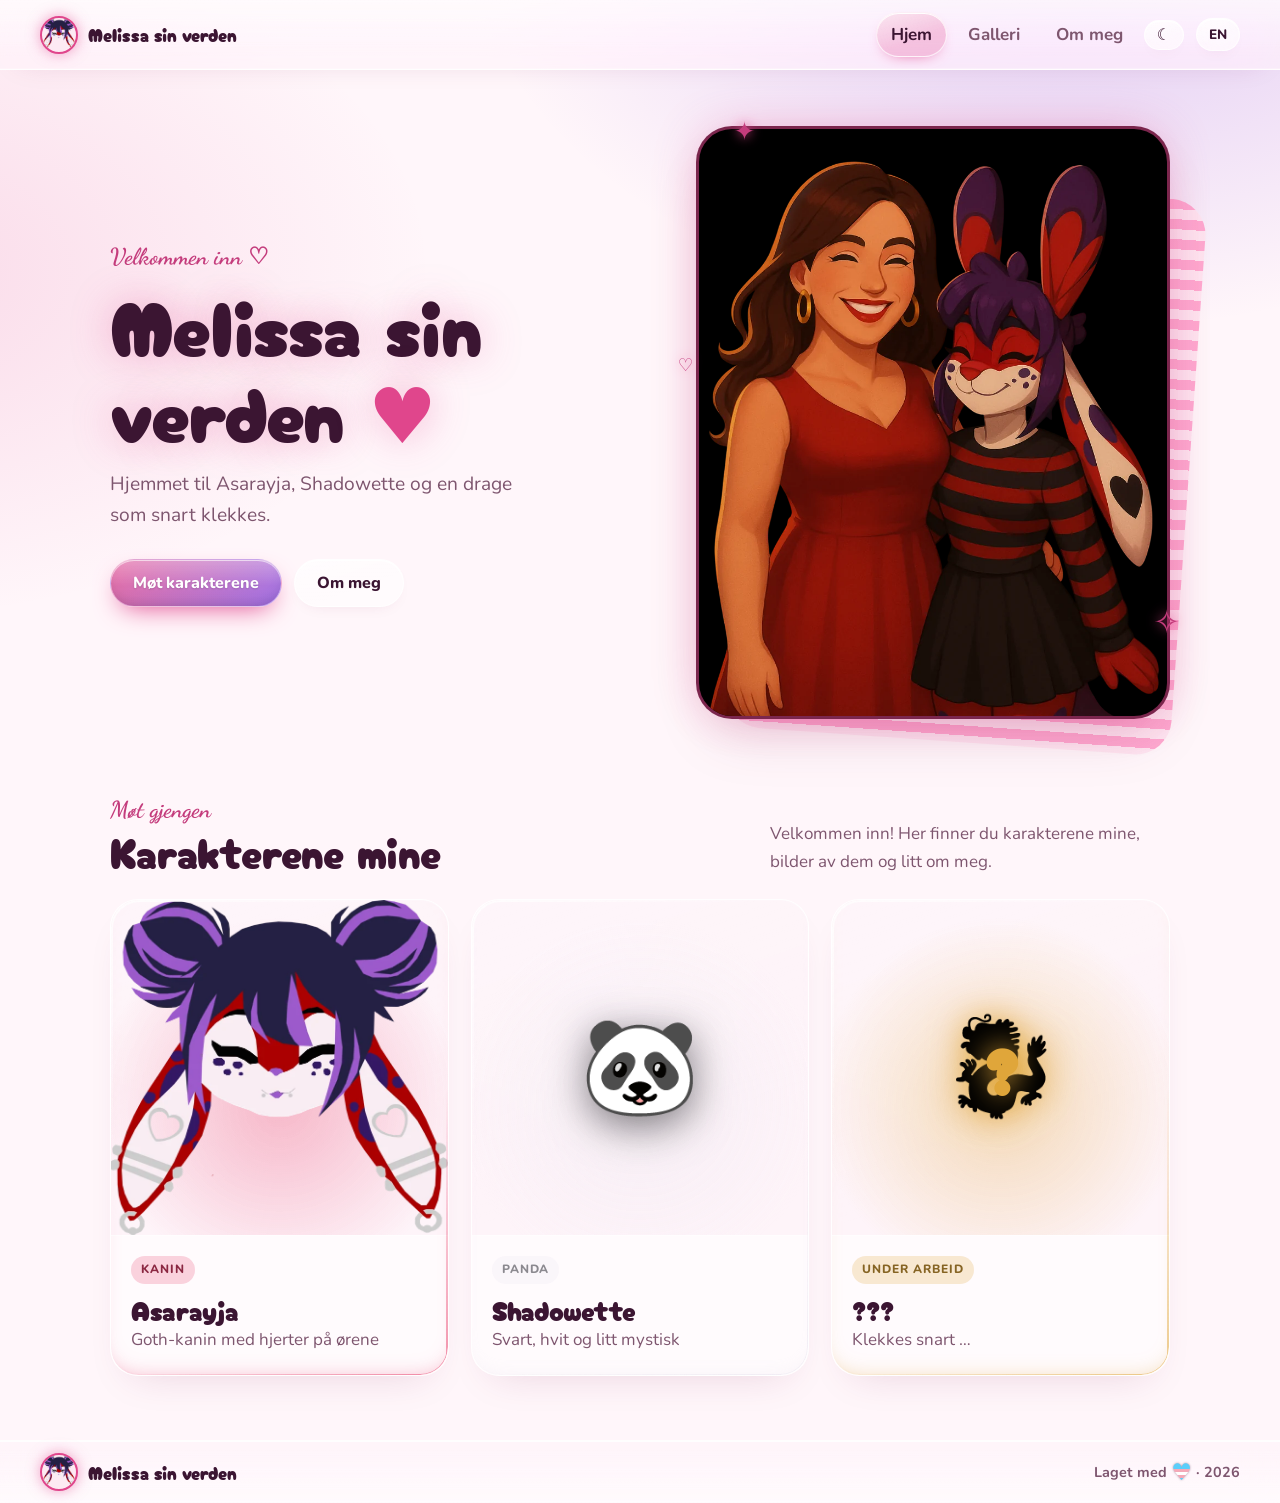
<file: index.html>
<!DOCTYPE html>
<html lang="no">
<head>
  <meta charset="UTF-8">
  <meta name="viewport" content="width=device-width, initial-scale=1">
  <title>Melissa sin verden</title>
  <!-- deling:start (oppdateres automatisk av admin når du publiserer) -->
  <meta name="description" content="Hjemmet til Asarayja, Shadowette og en drage som snart klekkes.">
  <meta property="og:type" content="website">
  <meta property="og:site_name" content="Melissa sin verden">
  <meta property="og:title" content="Melissa sin verden">
  <meta property="og:description" content="Hjemmet til Asarayja, Shadowette og en drage som snart klekkes.">
  <meta property="og:url" content="https://asarayja.github.io/mine-furry-page/">
  <meta property="og:image" content="https://asarayja.github.io/mine-furry-page/bilder/deling.jpg">
  <meta property="og:image:width" content="1200">
  <meta property="og:image:height" content="630">
  <meta name="twitter:card" content="summary_large_image">
  <!-- deling:slutt -->
  <meta name="theme-color" content="#160a18" media="(prefers-color-scheme: dark)">
  <meta name="theme-color" content="#fff6fa" media="(prefers-color-scheme: light)">
  <script>try{var t=localStorage.getItem('theme');if(t==='light'||t==='dark')document.documentElement.dataset.theme=t}catch(e){}</script>
  <link rel="icon" href="bilder/asarayja-hode.webp">
  <link rel="preconnect" href="https://fonts.googleapis.com">
  <link rel="preconnect" href="https://fonts.gstatic.com" crossorigin>
  <link href="https://fonts.googleapis.com/css2?family=Cherry+Bomb+One&family=Dancing+Script:wght@700&family=Nunito:wght@400;600;800&display=swap" rel="stylesheet">
  <link rel="stylesheet" href="assets/style.css">
</head>
<body>
  <a class="skip" href="#main">Hopp til innhold</a>

  <header class="topbar">
    <a class="brand" href="#/">
      <img src="bilder/asarayja-hode.webp" alt="" width="36" height="36">
      <span id="brandText">Melissa sin verden</span>
    </a>
    <button class="menu-btn" id="menuBtn" aria-label="Meny" aria-expanded="false">
      <span></span><span></span><span></span>
    </button>
    <nav class="nav" id="nav">
      <a href="#/" data-route="home" data-t="nav_home">Hjem</a>
      <a href="#/galleri" data-route="gallery" data-t="nav_gallery">Galleri</a>
      <a href="#/musikk" data-route="music" data-t="nav_music" hidden>Musikk</a>
      <a href="#/om-meg" data-route="about" data-t="nav_about">Om meg</a>
      <button class="lang theme-btn" id="themeBtn" aria-label="Bytt tema">☀</button>
      <button class="lang" id="langBtn" aria-label="Bytt språk">EN</button>
    </nav>
  </header>

  <main id="main" tabindex="-1">
    <div class="loading">♥</div>
  </main>

  <footer class="footer">
    <div class="footer-inner">
      <a class="brand" href="#/">
        <img src="bilder/asarayja-hode.webp" alt="" width="36" height="36">
        <span id="footerText">Melissa sin verden</span>
      </a>
      <p class="footer-meta"><span id="madeWith">Laget med</span> <span class="trans-heart" aria-label="hjerte i transflaggets farger">♥</span> · <span id="year"></span></p>
    </div>
  </footer>

  <div class="player" id="player" hidden>
    <div class="player-art">
      <img class="player-cover" id="plCover" alt="" hidden>
      <span class="player-cover" id="plCoverEmpty" aria-hidden="true">♪</span>
    </div>
    <div class="player-meta">
      <strong id="plTitle"></strong>
      <span id="plAlbum"></span>
    </div>
    <div class="player-controls">
      <button class="pl-btn" id="plPrev"></button>
      <button class="pl-btn pl-play" id="plPlay"></button>
      <button class="pl-btn" id="plNext"></button>
    </div>
    <div class="player-progress">
      <span id="plTime">0:00</span>
      <input type="range" class="range" id="plSeek" min="0" max="1000" value="0">
      <span id="plDur">0:00</span>
    </div>
    <input type="range" class="range player-vol" id="plVol" min="0" max="1" step="0.01">
    <button class="pl-btn pl-close" id="plClose">×</button>
  </div>

  <div class="lightbox" id="lightbox" hidden>
    <button class="lb-close" id="lbClose" aria-label="Lukk">×</button>
    <button class="lb-nav lb-prev" id="lbPrev" aria-label="Forrige">‹</button>
    <figure>
      <img id="lbImg" alt="">
      <figcaption id="lbCap"></figcaption>
    </figure>
    <button class="lb-nav lb-next" id="lbNext" aria-label="Neste">›</button>
  </div>

  <div class="toast" id="toast" role="status" aria-live="polite"></div>

  <script src="assets/app.js"></script>
</body>
</html>
</file>
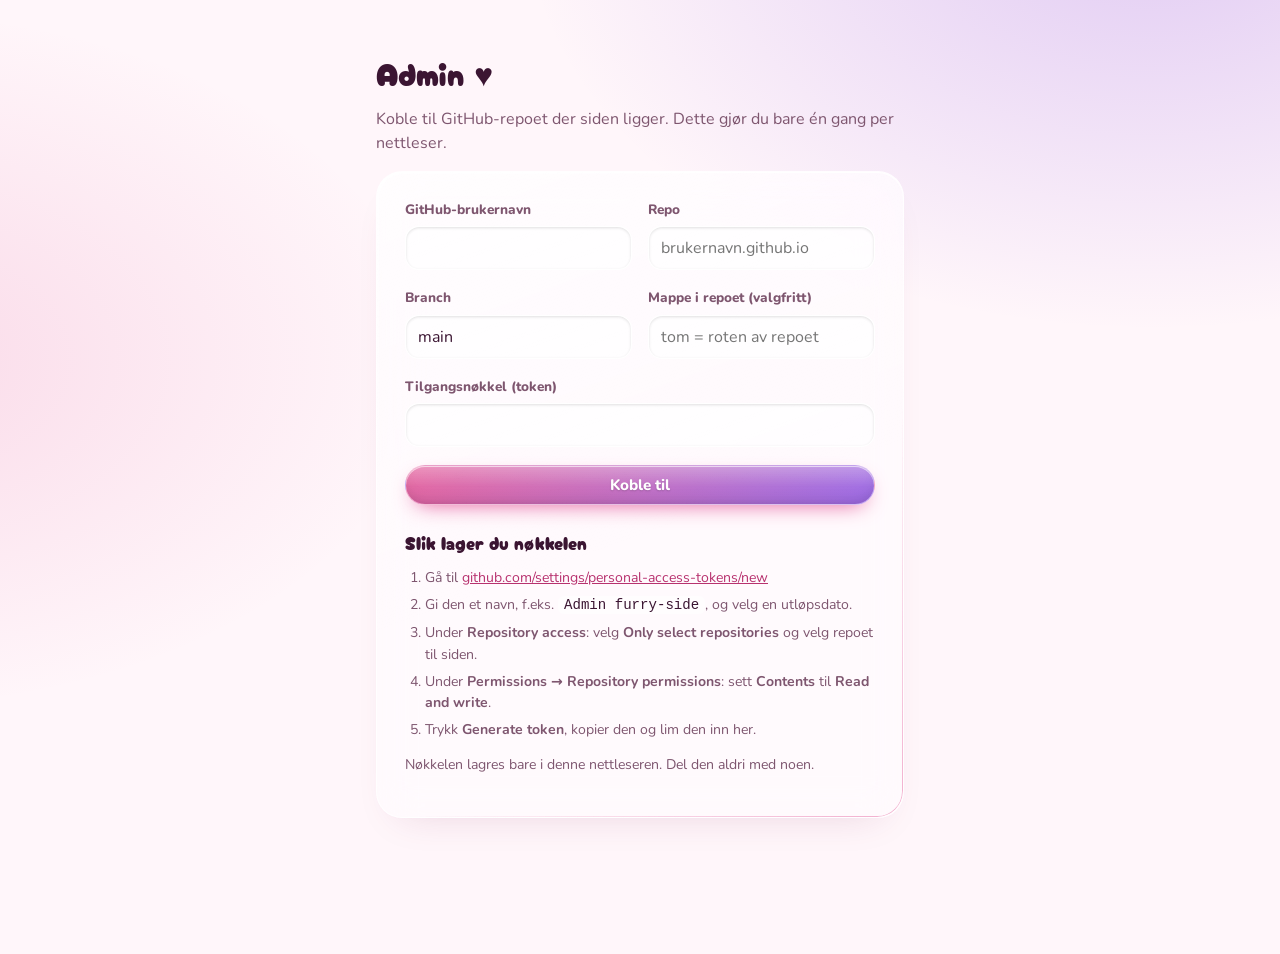
<file: admin/index.html>
<!DOCTYPE html>
<html lang="no">
<head>
  <meta charset="UTF-8">
  <meta name="viewport" content="width=device-width, initial-scale=1">
  <meta name="robots" content="noindex">
  <title>Admin · Melissa sin verden</title>
  <script>try{var t=localStorage.getItem('theme');if(t==='light'||t==='dark')document.documentElement.dataset.theme=t}catch(e){}</script>
  <link rel="icon" href="../bilder/asarayja-hode.webp">
  <link rel="preconnect" href="https://fonts.googleapis.com">
  <link rel="preconnect" href="https://fonts.gstatic.com" crossorigin>
  <link href="https://fonts.googleapis.com/css2?family=Cherry+Bomb+One&family=Nunito:wght@400;600;800&display=swap" rel="stylesheet">
  <link rel="stylesheet" href="admin.css">
</head>
<body>
  <div id="app"><p class="center">Laster …</p></div>
  <div class="toast" id="toast" role="status" aria-live="polite"></div>
  <script src="admin.js"></script>
</body>
</html>
</file>
<file: assets/style.css>
/* ===== Melissa sin verden ===== */

:root {
  --bg: #160a18;
  --bg-2: #1f0e23;
  --card: #26122b;
  --card-2: #311838;
  --line: rgba(255, 192, 226, 0.12);
  --text: #fff0f7;
  --muted: #cfb3cb;
  --pink: #ff7eb6;
  --pink-soft: #ffc4de;
  --red: #e0325a;
  --purple: #a96cff;
  --accent: var(--pink);
  --accent2: var(--purple);
  --radius: 28px;
  --display: 'Cherry Bomb One', 'Nunito', system-ui, sans-serif;
  --script: 'Dancing Script', cursive;
  --body: 'Nunito', system-ui, sans-serif;
  --stripe: repeating-linear-gradient(180deg, var(--pink) 0 10px, #2a1230 10px 20px);
  --tag-mix: white;
  --shadow: rgba(0, 0, 0, .55);
  --glass: rgba(52, 22, 58, .38);
  --glass-tint: rgba(255, 255, 255, .07);
  --glass-rim: rgba(255, 255, 255, .45);
  --glass-edge: rgba(255, 255, 255, .14);
  --glass-bar: rgba(28, 12, 32, .55);
  color-scheme: dark;
}

/* Lyst tema: følger systemet, eller valget fra ☀/☾-knappen */
@media (prefers-color-scheme: light) {
  :root:not([data-theme="dark"]) {
    --bg: #fff6fa;
    --bg-2: #ffeef6;
    --card: #ffffff;
    --card-2: #fdeaf3;
    --line: rgba(130, 40, 95, 0.14);
    --text: #3b1532;
    --muted: #7e566f;
    --pink: #e0468c;
    --pink-soft: #c43c7c;
    --red: #d22a52;
    --purple: #8a4fe0;
    --tag-mix: black;
    --shadow: rgba(120, 30, 80, .18);
    --glass: rgba(255, 255, 255, .5);
    --glass-tint: rgba(255, 255, 255, .55);
    --glass-rim: rgba(255, 255, 255, .95);
    --glass-edge: rgba(255, 255, 255, .7);
    --glass-bar: rgba(255, 246, 250, .6);
    --stripe: repeating-linear-gradient(180deg, #ff9cc8 0 10px, #ffe3ef 10px 20px);
    color-scheme: light;
  }
}
:root[data-theme="light"] {
  --bg: #fff6fa;
  --bg-2: #ffeef6;
  --card: #ffffff;
  --card-2: #fdeaf3;
  --line: rgba(130, 40, 95, 0.14);
  --text: #3b1532;
  --muted: #7e566f;
  --pink: #e0468c;
  --pink-soft: #c43c7c;
  --red: #d22a52;
  --purple: #8a4fe0;
  --tag-mix: black;
  --shadow: rgba(120, 30, 80, .18);
  --glass: rgba(255, 255, 255, .5);
  --glass-tint: rgba(255, 255, 255, .55);
  --glass-rim: rgba(255, 255, 255, .95);
  --glass-edge: rgba(255, 255, 255, .7);
  --glass-bar: rgba(255, 246, 250, .6);
  --stripe: repeating-linear-gradient(180deg, #ff9cc8 0 10px, #ffe3ef 10px 20px);
  color-scheme: light;
}

* { box-sizing: border-box; }

html { scroll-behavior: smooth; }

body {
  margin: 0;
  min-height: 100vh;
  overflow-x: clip;
  display: flex;
  flex-direction: column;
  background:
    radial-gradient(900px 600px at 85% -10%, color-mix(in srgb, var(--accent2) 28%, transparent), transparent 70%),
    radial-gradient(800px 500px at -10% 30%, color-mix(in srgb, var(--accent) 16%, transparent), transparent 70%),
    var(--bg);
  background-attachment: fixed;
  color: var(--text);
  font-family: var(--body);
  font-size: 17px;
  line-height: 1.6;
  transition: background 0.6s ease, color 0.3s ease;
}

img { max-width: 100%; display: block; }

/* Bildebeskyttelse: ingen dra-og-slipp, markering eller «lagre bilde» ved langt trykk på mobil */
main img, .lightbox img, .brand img, .player img {
  -webkit-user-drag: none; user-select: none; -webkit-user-select: none; -webkit-touch-callout: none;
}
a { color: inherit; }
h1, h2, h3 { font-family: var(--display); font-weight: 400; line-height: 1.12; margin: 0 0 0.4em; overflow-wrap: break-word; }

.skip {
  position: absolute; left: -999px; top: 8px;
  background: var(--accent); color: #fff; padding: 8px 14px; border-radius: 10px; z-index: 100;
}
.skip:focus { left: 8px; }

:focus-visible { outline: 3px solid var(--accent2); outline-offset: 3px; border-radius: 8px; }

/* ---------- Topbar ---------- */
.topbar {
  position: sticky; top: 0; z-index: 50;
  display: flex; align-items: center; justify-content: space-between; gap: 16px;
  padding: 12px clamp(16px, 4vw, 40px);
  background: linear-gradient(180deg, var(--glass-tint), transparent 85%), var(--glass-bar);
  backdrop-filter: blur(22px) saturate(180%);
  -webkit-backdrop-filter: blur(22px) saturate(180%);
  border-bottom: 1px solid var(--glass-edge);
  box-shadow: inset 0 -1px 0 color-mix(in srgb, var(--glass-rim) 25%, transparent), 0 10px 30px -20px var(--shadow);
}
.brand {
  display: flex; align-items: center; gap: 10px;
  text-decoration: none; font-family: var(--display); font-weight: 800; font-size: 1.15rem;
}
.brand { font-weight: 400; }
.brand img { width: 38px; height: 38px; border-radius: 50%; object-fit: cover; background: var(--card-2); border: 2px solid var(--accent); box-shadow: 0 0 14px color-mix(in srgb, var(--accent) 50%, transparent); }

.nav { display: flex; align-items: center; gap: 6px; }
.nav a, .footer-nav a {
  text-decoration: none; font-weight: 700; color: var(--muted); border: 1px solid transparent;
  padding: 8px 14px; border-radius: 999px; transition: color .2s, background .2s, box-shadow .2s, border-color .2s;
}
.nav a:hover, .footer-nav a:hover {
  color: var(--text); background: var(--glass-tint); border-color: var(--glass-edge);
}
.nav a.active, .footer-nav a.active {
  color: var(--text); border-color: var(--glass-edge);
  background: linear-gradient(160deg, var(--glass-tint), transparent 60%), color-mix(in srgb, var(--accent) 26%, transparent);
  box-shadow: inset 0 1px 0 var(--glass-rim), 0 6px 16px -10px var(--accent);
}
/* Glassknapper */
.lang, .btn.ghost, .chip, .lightbox button {
  background: linear-gradient(160deg, var(--glass-tint), transparent 60%), var(--glass);
  border: 1px solid var(--glass-edge);
  backdrop-filter: blur(16px) saturate(170%);
  -webkit-backdrop-filter: blur(16px) saturate(170%);
  box-shadow: inset 0 1px 0 var(--glass-rim), 0 6px 18px -12px var(--shadow);
}
.lang:hover, .btn.ghost:hover, .chip:hover, .lightbox button:hover {
  border-color: color-mix(in srgb, var(--accent) 55%, var(--glass-edge));
  box-shadow: inset 0 1px 0 var(--glass-rim), 0 8px 22px -10px var(--accent);
}
.lang {
  font: 800 0.85rem var(--body); color: var(--text); cursor: pointer;
  border-radius: 999px; padding: 6px 12px; margin-left: 6px; transition: border-color .2s, box-shadow .2s;
}
.theme-btn { margin-left: 0; min-width: 40px; font-size: 1rem; line-height: 1; }

.menu-btn { display: none; background: none; border: 0; padding: 8px; cursor: pointer; }
.menu-btn span { display: block; width: 22px; height: 2px; background: var(--text); margin: 5px 0; border-radius: 2px; transition: transform .25s, opacity .25s; }

@media (max-width: 720px) {
  .menu-btn { display: block; }
  .nav {
    position: absolute; top: 100%; left: 0; right: 0;
    flex-direction: column; align-items: stretch; gap: 2px;
    padding: 10px 16px 16px; background: color-mix(in srgb, var(--bg-2) 94%, transparent); border-bottom: 1px solid var(--glass-edge);
    box-shadow: 0 20px 30px -20px var(--shadow);
    display: none;
  }
  .nav.open { display: flex; }
  .nav a { padding: 12px 14px; }
  .lang { align-self: flex-start; margin: 8px 0 0; }
  .menu-btn[aria-expanded="true"] span:nth-child(1) { transform: translateY(7px) rotate(45deg); }
  .menu-btn[aria-expanded="true"] span:nth-child(2) { opacity: 0; }
  .menu-btn[aria-expanded="true"] span:nth-child(3) { transform: translateY(-7px) rotate(-45deg); }
}

/* ---------- Layout ---------- */
main { flex: 1; width: 100%; max-width: 1140px; margin: 0 auto; padding: clamp(24px, 5vw, 56px) clamp(16px, 4vw, 40px) 64px; outline: none; overflow-x: clip; }
.loading { text-align: center; font-size: 3rem; color: var(--accent); padding: 20vh 0; animation: beat 1s ease-in-out infinite; }
@keyframes beat { 50% { transform: scale(1.2); } }

.view { animation: rise .5s ease both; }
@keyframes rise { from { opacity: 0; transform: translateY(14px); } }

.eyebrow {
  display: inline-flex; align-items: center; gap: 8px;
  font-family: var(--script); font-weight: 700; font-size: 1.45rem; color: var(--pink-soft);
}
.section-head { display: flex; align-items: end; justify-content: space-between; gap: 16px; margin: 72px 0 24px; flex-wrap: wrap; }
.section-head h2 { font-size: clamp(1.8rem, 4vw, 2.6rem); margin: 0; }
.muted { color: var(--muted); }

/* ---------- Hero ---------- */
.hero {
  display: grid; grid-template-columns: 1.1fr 1fr; gap: clamp(24px, 5vw, 64px); align-items: center;
}
.hero h1 { font-size: clamp(2.6rem, 7vw, 4.8rem); margin: 6px 0 16px; text-shadow: 0 0 40px color-mix(in srgb, var(--pink) 35%, transparent); }
.hero h1 .heart { color: var(--pink); display: inline-block; animation: beat 1.6s ease-in-out infinite; }
.hero p.lead { font-size: 1.2rem; color: var(--muted); max-width: 34ch; margin: 0 0 28px; }
.hero-art { position: relative; }
.hero-art .sparkle {
  position: absolute; z-index: 2; color: var(--pink-soft); font-size: 1.6rem; pointer-events: none;
  text-shadow: 0 0 12px var(--pink); animation: twinkle 2.4s ease-in-out infinite;
}
.hero-art .sparkle:nth-child(1) { top: -14px; left: 8%; }
.hero-art .sparkle:nth-child(2) { top: 38%; left: -18px; font-size: 1.1rem; animation-delay: .8s; }
.hero-art .sparkle:nth-child(3) { bottom: 12%; right: -10px; font-size: 2rem; animation-delay: 1.5s; }
@keyframes twinkle { 50% { opacity: .3; transform: scale(.7) rotate(20deg); } }
.hero-art::before {
  content: ""; position: absolute; inset: 10% -4% -4% 10%;
  background: var(--stripe); border-radius: 36px; transform: rotate(4deg); opacity: .85;
}
.hero-art img {
  position: relative; width: 100%; aspect-ratio: 4 / 5; object-fit: cover; object-position: top;
  border-radius: 36px; background: #000; border: 3px solid color-mix(in srgb, var(--pink) 55%, transparent);
  box-shadow: 0 30px 60px -20px var(--shadow), 0 0 50px -10px color-mix(in srgb, var(--pink) 45%, transparent);
}
.btn-row { display: flex; gap: 12px; flex-wrap: wrap; }
.btn {
  display: inline-flex; align-items: center; gap: 8px;
  font: 800 1rem var(--body); text-decoration: none; cursor: pointer;
  padding: 12px 22px; border-radius: 999px; color: #fff;
  /* Farget glass: blank glans øverst over rosa-lilla */
  background:
    linear-gradient(180deg, rgba(255,255,255,.32), rgba(255,255,255,.04) 55%, transparent),
    linear-gradient(135deg, color-mix(in srgb, var(--accent) 82%, transparent), color-mix(in srgb, var(--accent2) 82%, transparent));
  border: 1px solid rgba(255, 255, 255, .38);
  backdrop-filter: blur(16px) saturate(170%);
  -webkit-backdrop-filter: blur(16px) saturate(170%);
  box-shadow: inset 0 1px 0 rgba(255,255,255,.6), inset 0 -8px 16px -10px rgba(0,0,0,.25), 0 10px 26px -10px var(--accent);
  text-shadow: 0 1px 2px rgba(0,0,0,.18);
  transition: transform .2s, box-shadow .2s, border-color .2s;
}
.btn:hover {
  transform: translateY(-2px) scale(1.02);
  box-shadow: inset 0 1px 0 rgba(255,255,255,.7), inset 0 -8px 16px -10px rgba(0,0,0,.25), 0 14px 32px -8px var(--accent);
}
.btn.ghost { color: var(--text); text-shadow: none; }
.btn.ghost:hover { transform: translateY(-2px); }

@media (max-width: 820px) {
  .hero { grid-template-columns: 1fr; }
  .hero-art { max-width: 420px; margin: 0 auto; width: 100%; }
}

/* ---------- Character cards ---------- */
.cards { display: grid; grid-template-columns: repeat(auto-fill, minmax(260px, 1fr)); gap: 22px; }
/* ---------- Liquid glass ---------- */
.glass, .card, .fact, .char-art, .player {
  position: relative;
  background: linear-gradient(160deg, var(--glass-tint), transparent 55%), var(--glass);
  backdrop-filter: blur(20px) saturate(170%);
  -webkit-backdrop-filter: blur(20px) saturate(170%);
  border: 1px solid var(--glass-edge);
  box-shadow:
    inset 0 1px 0 var(--glass-rim),
    inset 0 -10px 24px -18px color-mix(in srgb, var(--c, var(--accent)) 60%, transparent),
    0 18px 40px -22px var(--shadow);
}
/* Lysende kant som «bryter» lyset, sterkest øverst til venstre */
.glass::before, .card::before, .fact::before, .char-art::before, .player::before {
  content: ""; position: absolute; inset: 0; border-radius: inherit; padding: 1.5px; pointer-events: none; z-index: 3;
  background: linear-gradient(140deg, var(--glass-rim), transparent 32%, transparent 62%, color-mix(in srgb, var(--c, var(--accent)) 70%, transparent));
  -webkit-mask: linear-gradient(#000 0 0) content-box, linear-gradient(#000 0 0);
  -webkit-mask-composite: xor;
  mask-composite: exclude;
  opacity: .8; transition: opacity .3s;
}

.card {
  display: flex; flex-direction: column;
  text-decoration: none; border-radius: var(--radius);
  overflow: hidden; transition: transform .3s cubic-bezier(.2,.8,.2,1), box-shadow .3s;
}
.card:hover::before { opacity: 1; }
.card:hover {
  transform: translateY(-6px) rotate(-.6deg);
  box-shadow: inset 0 1px 0 var(--glass-rim), inset 0 -14px 30px -18px var(--c), 0 26px 50px -20px var(--c);
}
.card::after {
  content: "♥"; position: absolute; top: 14px; right: 16px; font-size: 1.1rem; color: var(--c);
  opacity: 0; transform: scale(.4); transition: opacity .3s, transform .3s cubic-bezier(.3,1.6,.5,1);
  text-shadow: 0 0 10px var(--c); z-index: 4;
}
.card:hover::after { opacity: 1; transform: scale(1); }
.card-art {
  position: relative; aspect-ratio: 1; display: grid; place-items: center; overflow: hidden;
  background: radial-gradient(circle at 50% 60%, color-mix(in srgb, var(--c) 35%, transparent), transparent 70%),
    color-mix(in srgb, var(--card-2) 45%, transparent);
  border-bottom: 1px solid var(--glass-edge);
}
.card-art img { width: 100%; height: 100%; object-fit: cover; object-position: top; transition: transform .5s; }
.card:hover .card-art img { transform: scale(1.05); }
.card-art .emoji { font-size: 6rem; filter: drop-shadow(0 10px 20px rgba(0,0,0,.5)); transition: transform .4s; }
.card:hover .card-art .emoji { transform: scale(1.1) rotate(-6deg); }
.card.wip .card-art .emoji, .card.wip .card-art img { filter: brightness(0) drop-shadow(0 0 18px var(--c)); }
.card.wip .card-art::after {
  content: "?"; position: absolute; font: 800 4rem var(--display); color: var(--c);
  text-shadow: 0 0 30px var(--c); animation: float 3s ease-in-out infinite;
}
@keyframes float { 50% { transform: translateY(-8px); } }
.card-body { padding: 18px 20px 22px; }
.card-body h3 { font-size: 1.7rem; margin: 0 0 2px; }
.card-body p { margin: 0; color: var(--muted); }
.tag {
  display: inline-block; font-size: .75rem; font-weight: 800; letter-spacing: .08em; text-transform: uppercase;
  padding: 4px 10px; border-radius: 999px; margin-bottom: 10px;
  background: color-mix(in srgb, var(--c) 22%, transparent); color: color-mix(in srgb, var(--c) 60%, var(--tag-mix));
}

/* ---------- Character page ---------- */
.back { display: inline-flex; gap: 6px; color: var(--muted); text-decoration: none; font-weight: 700; margin-bottom: 20px; }
.back:hover { color: var(--text); }
.char-hero { display: grid; grid-template-columns: minmax(0, 0.9fr) minmax(0, 1.1fr); gap: clamp(24px, 5vw, 60px); align-items: start; }
.char-art {
  position: sticky; top: 90px;
  border-radius: 36px; padding: 24px; min-height: 360px; display: grid; place-items: center;
  background: radial-gradient(circle at 50% 40%, color-mix(in srgb, var(--accent) 30%, transparent), transparent 70%),
    linear-gradient(160deg, var(--glass-tint), transparent 55%), color-mix(in srgb, var(--card-2) 45%, var(--glass));
  cursor: zoom-in;
}
.char-art img { max-height: 70vh; width: auto; filter: drop-shadow(0 20px 30px rgba(0,0,0,.5)); }
.char-art .emoji { font-size: 9rem; }
.char-art.wip { cursor: default; }
.char-art.wip .emoji { filter: brightness(0) drop-shadow(0 0 24px var(--accent)); }
.char-info h1 { font-size: clamp(2.6rem, 7vw, 4.4rem); margin: 8px 0 6px; text-shadow: 0 0 36px color-mix(in srgb, var(--accent) 40%, transparent); }
.char-info .tagline { font-size: 1.2rem; color: var(--muted); margin: 0 0 24px; }
.bio p { margin: 0 0 12px; }

.facts { display: grid; grid-template-columns: repeat(auto-fill, minmax(180px, 1fr)); gap: 12px; margin: 28px 0; padding: 0; }
.fact { border-radius: 20px; padding: 14px 18px; }
.fact dt { font-size: .75rem; font-weight: 800; letter-spacing: .1em; text-transform: uppercase; color: color-mix(in srgb, var(--accent) 55%, var(--muted)); }
.fact dd { margin: 2px 0 0; font-weight: 700; }

.palette { display: flex; flex-wrap: wrap; gap: 10px; margin-top: 10px; }
.swatch {
  display: flex; flex-direction: column; align-items: center; gap: 6px; cursor: pointer;
  background: none; border: 0; color: var(--muted); font: 700 .75rem var(--body); padding: 0;
}
.swatch span.c {
  width: 54px; height: 54px; border-radius: 50%; background: var(--sw);
  border: 2px solid var(--line); transition: transform .2s;
}
.swatch:hover span.c { transform: translateY(-3px) scale(1.06); }

@media (max-width: 820px) {
  .char-hero { grid-template-columns: 1fr; }
  .char-art { position: relative; min-height: 280px; }
  .char-art img { max-height: 55vh; }
}

/* ---------- Gallery ---------- */
.chips { display: flex; gap: 8px; flex-wrap: wrap; }
.chip {
  font: 700 .9rem var(--body); color: var(--muted); cursor: pointer;
  border-radius: 999px; padding: 7px 14px; transition: border-color .2s, box-shadow .2s;
}
.chip[aria-pressed="true"] {
  color: #fff; border-color: rgba(255, 255, 255, .38);
  background:
    linear-gradient(180deg, rgba(255,255,255,.3), transparent 60%),
    linear-gradient(135deg, color-mix(in srgb, var(--accent) 82%, transparent), color-mix(in srgb, var(--accent2) 82%, transparent));
  box-shadow: inset 0 1px 0 rgba(255,255,255,.6), 0 8px 20px -10px var(--accent);
}
.gallery { columns: 3 240px; column-gap: 16px; }
.gallery figure {
  break-inside: avoid; margin: 0 0 16px; position: relative; border-radius: 24px; overflow: hidden;
  background: var(--card-2); cursor: zoom-in; border: 1px solid var(--line);
}
.gallery img { width: 100%; transition: transform .4s; }
.gallery figure:hover img { transform: scale(1.04); }
.gallery figcaption {
  position: absolute; inset: auto 0 0 0; padding: 30px 14px 12px; font-weight: 700; font-size: .9rem;
  background: linear-gradient(transparent, rgba(0,0,0,.8)); color: #fff; opacity: 0; transition: opacity .3s;
}
.gallery figure:hover figcaption, .gallery figure:focus-visible figcaption { opacity: 1; }
.empty {
  text-align: center; padding: 48px 20px; border: 2px dashed var(--line); border-radius: var(--radius); color: var(--muted);
}
.empty .emoji { font-size: 3rem; display: block; margin-bottom: 8px; }

/* ---------- About ---------- */
.about { display: grid; grid-template-columns: minmax(0, .8fr) minmax(0, 1.2fr); gap: clamp(24px, 5vw, 56px); align-items: center; }
.about img { border-radius: 50% 50% 36px 36px; aspect-ratio: 1; object-fit: cover; background: #000; border: 3px solid color-mix(in srgb, var(--pink) 55%, transparent); box-shadow: 0 0 50px -10px color-mix(in srgb, var(--pink) 45%, transparent); }
@media (max-width: 820px) { .about { grid-template-columns: minmax(0, 1fr); } .about img { max-width: min(380px, 100%); } }

/* ---------- Musikk ---------- */
.albums { display: grid; gap: 22px; }
.album {
  display: grid; grid-template-columns: minmax(200px, 280px) minmax(0, 1fr); gap: clamp(20px, 3vw, 36px);
  padding: clamp(18px, 3vw, 28px); border-radius: var(--radius); align-items: start;
}
.album-cover {
  aspect-ratio: 1; border-radius: 22px; overflow: hidden; display: grid; place-items: center;
  font-size: 4rem; color: #fff;
  background: linear-gradient(135deg, var(--accent), var(--accent2));
  box-shadow: inset 0 1px 0 rgba(255,255,255,.5), 0 18px 36px -18px var(--accent);
}
.album-cover img { width: 100%; height: 100%; object-fit: cover; }
.album-info h3 { font-size: 1.6rem; margin: 16px 0 2px; }
.album-meta { margin: 0 0 10px; font-size: .9rem; font-weight: 700; }
.album-desc { font-size: .95rem; color: var(--muted); }
.album-desc p { margin: 0 0 8px; }
.album-info .btn { margin-top: 8px; }
.btn svg, .pl-btn svg { width: 18px; height: 18px; fill: currentColor; flex-shrink: 0; }

.tracklist { list-style: none; margin: 0; padding: 0; display: flex; flex-direction: column; gap: 4px; }
.track {
  width: 100%; display: flex; align-items: center; gap: 14px; padding: 12px 16px; border-radius: 16px;
  border: 1px solid transparent; background: none; color: var(--text); font: 700 1rem var(--body);
  text-align: left; cursor: pointer; transition: background .2s, border-color .2s, box-shadow .2s;
}
.track:hover { background: var(--glass-tint); border-color: var(--glass-edge); }
.track .num { width: 1.6em; flex-shrink: 0; text-align: right; color: var(--muted); font-variant-numeric: tabular-nums; }
.track .t { min-width: 0; overflow: hidden; text-overflow: ellipsis; white-space: nowrap; }
.track .eq { display: none; width: 1.6em; height: 16px; flex-shrink: 0; gap: 2px; align-items: flex-end; justify-content: flex-end; }
.track .eq i { width: 3px; height: 40%; background: var(--accent); border-radius: 2px; animation: eq .9s ease-in-out infinite; }
.track .eq i:nth-child(2) { animation-delay: -.3s; }
.track .eq i:nth-child(3) { animation-delay: -.6s; }
.track.paused .eq i { animation-play-state: paused; }
@keyframes eq { 0%, 100% { height: 25%; } 50% { height: 100%; } }
.track.playing {
  color: var(--text); border-color: var(--glass-edge);
  background: linear-gradient(160deg, var(--glass-tint), transparent 60%), color-mix(in srgb, var(--accent) 22%, transparent);
  box-shadow: inset 0 1px 0 var(--glass-rim);
}
.track.playing .num { display: none; }
.track.playing .eq { display: inline-flex; }

@media (max-width: 720px) {
  .album { grid-template-columns: minmax(0, 1fr); }
  .album-head { display: grid; grid-template-columns: 110px 1fr; gap: 16px; align-items: center; }
  .album-cover { font-size: 2.6rem; border-radius: 18px; }
  .album-info h3 { margin-top: 0; }
}

/* ---------- Spiller (følger med mellom sidene) ---------- */
body.has-player { padding-bottom: 104px; }
.player {
  position: fixed; left: 50%; bottom: 14px; transform: translateX(-50%); z-index: 60;
  width: min(980px, calc(100% - 24px));
  display: grid; grid-template-columns: auto minmax(0, 1fr) auto minmax(0, 1.3fr) 100px auto;
  align-items: center; gap: 14px; padding: 10px 12px 10px 10px; border-radius: 26px;
  --glass: var(--glass-bar);
  animation: player-in .4s cubic-bezier(.2,.9,.3,1.2) both;
}
.player[hidden] { display: none; }
@keyframes player-in { from { opacity: 0; transform: translate(-50%, 30px); } }
.player-cover {
  width: 54px; height: 54px; border-radius: 16px; object-fit: cover; display: grid; place-items: center;
  background: linear-gradient(135deg, var(--accent), var(--accent2)); color: #fff; font-size: 1.5rem;
  box-shadow: inset 0 1px 0 rgba(255,255,255,.5);
}
.player-cover[hidden] { display: none; }
.player.is-playing .player-cover { animation: breathe 3s ease-in-out infinite; }
@keyframes breathe { 50% { box-shadow: inset 0 1px 0 rgba(255,255,255,.5), 0 0 22px -2px var(--accent); } }
.player-meta { display: flex; flex-direction: column; min-width: 0; line-height: 1.3; }
.player-meta strong, .player-meta span { overflow: hidden; text-overflow: ellipsis; white-space: nowrap; }
.player-meta span { color: var(--muted); font-size: .85rem; font-weight: 600; }
.player-controls { display: flex; align-items: center; gap: 4px; }
.pl-btn {
  width: 40px; height: 40px; border-radius: 50%; display: grid; place-items: center; padding: 0;
  color: var(--text); background: none; border: 1px solid transparent; cursor: pointer;
  transition: background .2s, border-color .2s, transform .15s;
}
.pl-btn:hover { background: var(--glass-tint); border-color: var(--glass-edge); }
.pl-btn:active { transform: scale(.92); }
.pl-play {
  width: 48px; height: 48px; color: #fff; border-color: rgba(255,255,255,.38);
  background:
    linear-gradient(180deg, rgba(255,255,255,.32), rgba(255,255,255,.04) 55%, transparent),
    linear-gradient(135deg, color-mix(in srgb, var(--accent) 85%, transparent), color-mix(in srgb, var(--accent2) 85%, transparent));
  box-shadow: inset 0 1px 0 rgba(255,255,255,.6), 0 8px 20px -8px var(--accent);
}
.pl-play:hover { border-color: rgba(255,255,255,.5); filter: brightness(1.06); }
.pl-play svg { width: 22px; height: 22px; }
.pl-close { width: 32px; height: 32px; font-size: 1.4rem; line-height: 1; color: var(--muted); }
.player-progress { display: flex; align-items: center; gap: 10px; font-size: .8rem; font-weight: 700; color: var(--muted); font-variant-numeric: tabular-nums; }
.player-progress .range { flex: 1; }

.range {
  -webkit-appearance: none; appearance: none; height: 6px; border-radius: 999px; cursor: pointer; margin: 0; min-width: 0;
  background: linear-gradient(to right, var(--accent) var(--p, 0%), color-mix(in srgb, var(--text) 16%, transparent) var(--p, 0%));
}
.range::-webkit-slider-thumb {
  -webkit-appearance: none; width: 14px; height: 14px; border-radius: 50%; background: #fff;
  box-shadow: 0 0 0 3px color-mix(in srgb, var(--accent) 45%, transparent), 0 2px 6px rgba(0,0,0,.3);
}
.range::-moz-range-thumb {
  width: 14px; height: 14px; border: 0; border-radius: 50%; background: #fff;
  box-shadow: 0 0 0 3px color-mix(in srgb, var(--accent) 45%, transparent), 0 2px 6px rgba(0,0,0,.3);
}

@media (max-width: 720px) {
  body.has-player { padding-bottom: 150px; }
  .player {
    grid-template-columns: auto minmax(0, 1fr) auto auto;
    grid-template-areas: "art meta controls close" "progress progress progress progress";
    gap: 8px 10px; bottom: 10px; border-radius: 22px;
  }
  .player-art { grid-area: art; }
  .player-meta { grid-area: meta; }
  .player-controls { grid-area: controls; }
  .pl-close { grid-area: close; }
  .player-progress { grid-area: progress; padding: 0 4px 2px; }
  .player-vol { display: none; }
  .player-cover { width: 46px; height: 46px; border-radius: 14px; }
  .player-controls .pl-btn:not(.pl-play) { width: 34px; height: 34px; }
}

/* ---------- Footer ---------- */
.footer {
  background: linear-gradient(0deg, var(--glass-tint), transparent 85%), var(--glass-bar);
  backdrop-filter: blur(22px) saturate(180%);
  -webkit-backdrop-filter: blur(22px) saturate(180%);
  border-top: 1px solid var(--glass-edge);
  box-shadow: inset 0 1px 0 var(--glass-rim);
}
.footer-inner {
  display: flex; align-items: center; justify-content: space-between; gap: 12px 16px; flex-wrap: wrap;
  padding: 12px clamp(16px, 4vw, 40px);
}
.footer-meta { margin: 0; color: var(--muted); font-size: .9rem; font-weight: 700; }
@media (max-width: 720px) {
  .footer-inner { flex-direction: column; text-align: center; padding-top: 18px; padding-bottom: 18px; }
}
.trans-heart {
  display: inline-block; font-size: 1.6em; line-height: 1; vertical-align: -0.12em;
  background: linear-gradient(180deg, #5bcefa 0 36%, #f5a9b8 36% 48%, #fff 48% 60%, #f5a9b8 60% 72%, #5bcefa 72%);
  -webkit-background-clip: text; background-clip: text; color: transparent;
  filter: drop-shadow(0 0 1px color-mix(in srgb, var(--text) 45%, transparent));
}

/* ---------- Lightbox ---------- */
.lightbox {
  position: fixed; inset: 0; z-index: 200; background: rgba(8, 5, 10, .94);
  display: flex; align-items: center; justify-content: center; padding: 20px;
  animation: fade .25s ease;
}
.lightbox[hidden] { display: none; }
@keyframes fade { from { opacity: 0; } }
.lightbox figure { margin: 0; text-align: center; }
.lightbox img { max-width: min(92vw, 1200px); max-height: 82vh; border-radius: 14px; }
.lightbox figcaption { margin-top: 12px; color: #e9d6e4; font-weight: 700; }
.lightbox button {
  position: absolute; color: #fff; cursor: pointer; --glass: rgba(255,255,255,.08); --glass-tint: rgba(255,255,255,.12); --glass-edge: rgba(255,255,255,.25); --glass-rim: rgba(255,255,255,.4);
  width: 48px; height: 48px; border-radius: 50%; font-size: 2rem; line-height: 1; display: grid; place-items: center;
}
.lightbox button:hover { --glass: color-mix(in srgb, var(--accent) 55%, transparent); }
.lightbox button[hidden] { display: none; }
.lb-close { top: 16px; right: 16px; }
.lb-prev { left: 16px; }
.lb-next { right: 16px; }

/* ---------- Toast ---------- */
.toast {
  position: fixed; left: 50%; bottom: 24px; transform: translate(-50%, 20px); opacity: 0; pointer-events: none;
  background: var(--card-2); border: 1px solid var(--line); padding: 10px 18px; border-radius: 999px; font-weight: 700;
  transition: opacity .25s, transform .25s; z-index: 300;
}
.toast.show { opacity: 1; transform: translate(-50%, 0); }

@media (prefers-reduced-motion: reduce) {
  *, *::before, *::after { animation: none !important; transition: none !important; }
}
</file>
<file: admin/admin.css>
:root {
  --bg: #160a18;
  --panel: #1f0e23;
  --card: #26122b;
  --card-2: #311838;
  --line: rgba(255, 192, 226, 0.14);
  --text: #fff0f7;
  --muted: #cfb3cb;
  --red: #e0325a;
  --pink: #ff7eb6;
  --purple: #a96cff;
  --ok: #3fbf7f;
  --link: #ffb0d4;
  --danger-text: #ff8a95;
  --error-text: #ffb3ba;
  --shadow: rgba(0, 0, 0, .55);
  --glass: rgba(52, 22, 58, .42);
  --glass-strong: rgba(30, 12, 34, .62);
  --glass-tint: rgba(255, 255, 255, .07);
  --glass-rim: rgba(255, 255, 255, .45);
  --glass-edge: rgba(255, 255, 255, .14);
  --field: rgba(10, 4, 12, .45);
  color-scheme: dark;
}

/* Lyst tema – samme valg som på selve siden */
@media (prefers-color-scheme: light) {
  :root:not([data-theme="dark"]) {
    --bg: #fff6fa;
    --panel: #ffffff;
    --card: #fdf0f6;
    --card-2: #fbe3ee;
    --line: rgba(130, 40, 95, 0.16);
    --text: #3b1532;
    --muted: #7e566f;
    --red: #d22a52;
    --pink: #e0468c;
    --purple: #8a4fe0;
    --link: #b8326f;
    --danger-text: #c0284e;
    --error-text: #9c1c3c;
    --shadow: rgba(120, 30, 80, .18);
    --glass: rgba(255, 255, 255, .5);
    --glass-strong: rgba(255, 248, 252, .7);
    --glass-tint: rgba(255, 255, 255, .55);
    --glass-rim: rgba(255, 255, 255, .95);
    --glass-edge: rgba(255, 255, 255, .7);
    --field: rgba(255, 255, 255, .65);
    color-scheme: light;
  }
}
:root[data-theme="light"] {
  --bg: #fff6fa;
  --panel: #ffffff;
  --card: #fdf0f6;
  --card-2: #fbe3ee;
  --line: rgba(130, 40, 95, 0.16);
  --text: #3b1532;
  --muted: #7e566f;
  --red: #d22a52;
  --pink: #e0468c;
  --purple: #8a4fe0;
  --link: #b8326f;
  --danger-text: #c0284e;
  --error-text: #9c1c3c;
  --shadow: rgba(120, 30, 80, .18);
  --glass: rgba(255, 255, 255, .5);
  --glass-strong: rgba(255, 248, 252, .7);
  --glass-tint: rgba(255, 255, 255, .55);
  --glass-rim: rgba(255, 255, 255, .95);
  --glass-edge: rgba(255, 255, 255, .7);
  --field: rgba(255, 255, 255, .65);
  color-scheme: light;
}

* { box-sizing: border-box; }
body {
  margin: 0; min-height: 100vh; color: var(--text); font: 16px/1.5 'Nunito', system-ui, sans-serif;
  background:
    radial-gradient(900px 600px at 90% -10%, color-mix(in srgb, var(--purple) 26%, transparent), transparent 70%),
    radial-gradient(800px 500px at -10% 40%, color-mix(in srgb, var(--pink) 16%, transparent), transparent 70%),
    var(--bg);
  background-attachment: fixed;
}
h1, h2, h3 { font-family: 'Cherry Bomb One', 'Nunito', sans-serif; font-weight: 400; margin: 0 0 .5em; line-height: 1.15; }
h2 { font-size: 1.7rem; }
h3 { font-size: 1.1rem; margin-top: 28px; }
a { color: var(--link); }
.center { text-align: center; padding: 20vh 16px; color: var(--muted); }
.muted { color: var(--muted); }
.small { font-size: .88rem; }

/* ---------- Liquid glass ---------- */
.card, .connect .box, .list-item, .g-item, .track-item {
  position: relative;
  background: linear-gradient(160deg, var(--glass-tint), transparent 55%), var(--glass);
  backdrop-filter: blur(20px) saturate(170%);
  -webkit-backdrop-filter: blur(20px) saturate(170%);
  border: 1px solid var(--glass-edge);
  box-shadow: inset 0 1px 0 var(--glass-rim), 0 18px 40px -24px var(--shadow);
}
.card::before, .connect .box::before {
  content: ""; position: absolute; inset: 0; border-radius: inherit; padding: 1.5px; pointer-events: none;
  background: linear-gradient(140deg, var(--glass-rim), transparent 32%, transparent 62%, color-mix(in srgb, var(--pink) 60%, transparent));
  -webkit-mask: linear-gradient(#000 0 0) content-box, linear-gradient(#000 0 0);
  -webkit-mask-composite: xor;
  mask-composite: exclude;
  opacity: .7;
}
/* Kortene inni et kort er lettere, så det ikke blir for mye glass i glass */
.card .list-item, .card .g-item, .card .track-item {
  backdrop-filter: none; -webkit-backdrop-filter: none;
  background: linear-gradient(160deg, var(--glass-tint), transparent 60%), color-mix(in srgb, var(--glass) 70%, transparent);
  box-shadow: inset 0 1px 0 color-mix(in srgb, var(--glass-rim) 60%, transparent);
}

/* ---------- Buttons & inputs ---------- */
button, .btn {
  font: 800 .95rem 'Nunito', sans-serif; cursor: pointer; text-decoration: none;
  display: inline-flex; align-items: center; justify-content: center; gap: 6px;
  padding: 9px 16px; border-radius: 999px; color: var(--text);
  background: linear-gradient(160deg, var(--glass-tint), transparent 60%), var(--glass);
  border: 1px solid var(--glass-edge);
  backdrop-filter: blur(16px) saturate(170%);
  -webkit-backdrop-filter: blur(16px) saturate(170%);
  box-shadow: inset 0 1px 0 var(--glass-rim), 0 6px 18px -12px var(--shadow);
  transition: border-color .15s, box-shadow .15s, transform .15s, filter .15s;
}
button:hover, .btn:hover {
  border-color: color-mix(in srgb, var(--pink) 55%, var(--glass-edge));
  box-shadow: inset 0 1px 0 var(--glass-rim), 0 8px 22px -10px var(--pink);
}
button:active, .btn:active { transform: scale(.97); }
button:disabled { opacity: .5; cursor: not-allowed; transform: none; }
.primary {
  color: #fff; border-color: rgba(255, 255, 255, .38); text-shadow: 0 1px 2px rgba(0,0,0,.18);
  background:
    linear-gradient(180deg, rgba(255,255,255,.32), rgba(255,255,255,.04) 55%, transparent),
    linear-gradient(135deg, color-mix(in srgb, var(--pink) 85%, transparent), color-mix(in srgb, var(--purple) 85%, transparent));
  box-shadow: inset 0 1px 0 rgba(255,255,255,.6), inset 0 -8px 16px -10px rgba(0,0,0,.25), 0 8px 22px -10px var(--pink);
}
.primary:hover { filter: brightness(1.06); border-color: rgba(255, 255, 255, .5); }
.danger { color: var(--danger-text); }
.danger:hover { border-color: var(--red); box-shadow: inset 0 1px 0 var(--glass-rim), 0 8px 22px -10px var(--red); }
.icon { padding: 6px 10px; min-width: 34px; }

label { display: block; font-weight: 800; font-size: .85rem; margin: 0 0 6px; color: var(--muted); }
input[type=text], input[type=password], textarea, select {
  width: 100%; font: inherit; color: var(--text); background: var(--field);
  border: 1px solid var(--glass-edge); border-radius: 14px; padding: 9px 12px;
  box-shadow: inset 0 1px 3px rgba(0, 0, 0, .12);
}
textarea { min-height: 96px; resize: vertical; }
input:focus, textarea:focus, select:focus, button:focus-visible { outline: none; border-color: var(--purple); box-shadow: 0 0 0 3px color-mix(in srgb, var(--purple) 35%, transparent); }
input[type=color] { width: 44px; height: 40px; padding: 2px; border: 1px solid var(--glass-edge); border-radius: 12px; background: var(--field); cursor: pointer; }

.field { margin-bottom: 18px; }
.pair { display: grid; grid-template-columns: 1fr 1fr; gap: 10px; }
.pair .lang { font-size: .7rem; font-weight: 800; color: var(--muted); letter-spacing: .1em; margin-bottom: 3px; }
.row { display: flex; gap: 10px; align-items: center; flex-wrap: wrap; }
.grid2 { display: grid; grid-template-columns: 1fr 1fr; gap: 0 16px; }
@media (max-width: 700px) { .pair, .grid2 { grid-template-columns: 1fr; } }

/* ---------- Connect screen ---------- */
.connect { max-width: 560px; margin: 6vh auto; padding: 0 16px; }
.connect .box { border-radius: 26px; padding: 28px; }
.connect ol { padding-left: 20px; color: var(--muted); }
.connect ol li { margin-bottom: 6px; }
.connect code { background: var(--glass-tint); padding: 1px 6px; border-radius: 6px; color: var(--text); }
.error { background: rgba(194, 26, 43, .15); border: 1px solid var(--red); color: var(--error-text); border-radius: 14px; padding: 10px 14px; margin-bottom: 16px; }

/* ---------- Layout ---------- */
.shell { display: grid; grid-template-columns: 250px 1fr; min-height: 100vh; }
.side {
  padding: 20px 14px; position: sticky; top: 0; height: 100vh; overflow-y: auto;
  background: linear-gradient(90deg, var(--glass-tint), transparent 80%), var(--glass-strong);
  backdrop-filter: blur(22px) saturate(180%);
  -webkit-backdrop-filter: blur(22px) saturate(180%);
  border-right: 1px solid var(--glass-edge);
  box-shadow: inset -1px 0 0 color-mix(in srgb, var(--glass-rim) 25%, transparent);
}
.side .logo { display: flex; align-items: center; gap: 10px; font-family: 'Cherry Bomb One', sans-serif; font-size: 1.15rem; padding: 0 8px 18px; }
.side .logo img { width: 34px; height: 34px; border-radius: 50%; border: 2px solid var(--pink); object-fit: cover; box-shadow: 0 0 14px color-mix(in srgb, var(--pink) 50%, transparent); }
.side nav { display: flex; flex-direction: column; gap: 2px; }
.side .group { font-size: .72rem; font-weight: 800; letter-spacing: .12em; text-transform: uppercase; color: var(--muted); margin: 18px 10px 6px; }
.side nav button {
  display: block; width: 100%; border: 1px solid transparent; background: none; box-shadow: none;
  backdrop-filter: none; -webkit-backdrop-filter: none;
  border-radius: 14px; padding: 9px 12px; font-weight: 700; color: var(--muted); text-align: left;
}
.side nav button:hover { background: var(--glass-tint); border-color: var(--glass-edge); color: var(--text); box-shadow: none; }
.side nav button.active {
  color: var(--text); border-color: var(--glass-edge);
  background: linear-gradient(160deg, var(--glass-tint), transparent 60%), color-mix(in srgb, var(--pink) 24%, transparent);
  box-shadow: inset 0 1px 0 var(--glass-rim), 0 6px 16px -10px var(--pink);
}
.side nav .add { color: var(--link); }

.content { min-width: 0; }
.topbar {
  position: sticky; top: 0; z-index: 10; display: flex; align-items: center; justify-content: space-between; gap: 12px; flex-wrap: wrap;
  padding: 12px 28px;
  background: linear-gradient(180deg, var(--glass-tint), transparent 85%), var(--glass-strong);
  backdrop-filter: blur(22px) saturate(180%);
  -webkit-backdrop-filter: blur(22px) saturate(180%);
  border-bottom: 1px solid var(--glass-edge);
  box-shadow: 0 10px 30px -20px var(--shadow);
}
.status { font-weight: 700; font-size: .9rem; color: var(--muted); display: flex; align-items: center; gap: 8px; }
.status .dot { width: 9px; height: 9px; border-radius: 50%; background: var(--ok); box-shadow: 0 0 8px var(--ok); }
.status.dirty .dot { background: #f0b429; box-shadow: 0 0 8px #f0b429; }
.status.busy .dot { background: var(--purple); box-shadow: 0 0 8px var(--purple); animation: pulse 1s infinite; }
@keyframes pulse { 50% { opacity: .3; } }
.editor { padding: 28px; max-width: 920px; }

.menu-toggle { display: none; }
@media (max-width: 860px) {
  .shell { grid-template-columns: 1fr; }
  .side { position: fixed; inset: 0 auto 0 0; width: 270px; z-index: 30; transform: translateX(-100%); transition: transform .25s; }
  .side.open { transform: none; box-shadow: 0 0 0 100vmax rgba(0,0,0,.5); }
  .menu-toggle { display: inline-flex; }
  .topbar, .editor { padding-left: 16px; padding-right: 16px; }
}

/* ---------- Cards / lists ---------- */
.card { border-radius: 24px; padding: 22px; margin-bottom: 18px; }
.list-item { display: grid; grid-template-columns: 1fr 1fr auto; gap: 10px; align-items: end; padding: 12px; border-radius: 16px; margin-bottom: 8px; }
.list-item .tools { display: flex; gap: 4px; }
@media (max-width: 700px) { .list-item { grid-template-columns: 1fr; } }

.track-item {
  display: grid; grid-template-columns: 28px minmax(0, 1fr) minmax(180px, 260px) auto; gap: 10px; align-items: center;
  padding: 10px 12px; border-radius: 16px; margin-bottom: 8px;
}
.track-num { font-weight: 800; color: var(--muted); text-align: right; font-variant-numeric: tabular-nums; }
.track-item audio { width: 100%; height: 36px; }
.track-item .tools { display: flex; gap: 4px; }
@media (max-width: 700px) {
  .track-item { grid-template-columns: 24px minmax(0, 1fr); }
  .track-item audio, .track-item .tools { grid-column: 2; }
}

.image-field { display: flex; gap: 14px; align-items: center; flex-wrap: wrap; }
.thumb {
  width: 96px; height: 96px; border-radius: 16px; background: var(--glass-tint) center / cover no-repeat;
  border: 1.5px dashed color-mix(in srgb, var(--muted) 40%, transparent); display: grid; place-items: center; color: var(--muted); font-size: 1.6rem; flex-shrink: 0;
}
.thumb.has { border-style: solid; box-shadow: inset 0 1px 0 var(--glass-rim), 0 8px 20px -12px var(--shadow); }

.swatches { display: flex; flex-wrap: wrap; gap: 10px; align-items: center; }
.swatch-edit { display: flex; flex-direction: column; align-items: center; gap: 4px; }
.swatch-edit button { padding: 0 8px; font-size: .8rem; }

.gallery-edit { display: grid; grid-template-columns: repeat(auto-fill, minmax(210px, 1fr)); gap: 12px; }
.g-item { border-radius: 16px; overflow: hidden; }
.g-item .img { aspect-ratio: 4/3; background: #000 center / contain no-repeat; }
.g-item .body { padding: 10px; display: grid; gap: 6px; }
.g-item input { padding: 6px 10px; font-size: .9rem; }
.g-item .tools { display: flex; gap: 4px; justify-content: space-between; }
.dropzone {
  border: 2px dashed color-mix(in srgb, var(--muted) 40%, transparent); border-radius: 16px; display: grid; place-items: center; text-align: center;
  min-height: 160px; color: var(--muted); cursor: pointer; padding: 16px; transition: border-color .15s, background .15s;
  background: color-mix(in srgb, var(--glass-tint) 60%, transparent);
}
.dropzone:hover, .dropzone.over { border-color: var(--pink); background: color-mix(in srgb, var(--pink) 10%, transparent); }

.toast {
  position: fixed; left: 50%; bottom: 24px; transform: translate(-50%, 20px); opacity: 0; pointer-events: none; z-index: 100;
  background: linear-gradient(160deg, var(--glass-tint), transparent 60%), var(--glass-strong);
  backdrop-filter: blur(20px) saturate(170%);
  -webkit-backdrop-filter: blur(20px) saturate(170%);
  border: 1px solid var(--glass-edge); box-shadow: inset 0 1px 0 var(--glass-rim), 0 12px 30px -14px var(--shadow);
  padding: 10px 18px; border-radius: 999px; font-weight: 700;
  transition: opacity .25s, transform .25s; max-width: calc(100vw - 32px);
}
.toast.show { opacity: 1; transform: translate(-50%, 0); }
.toast.err { border-color: var(--red); color: var(--error-text); }
</file>
